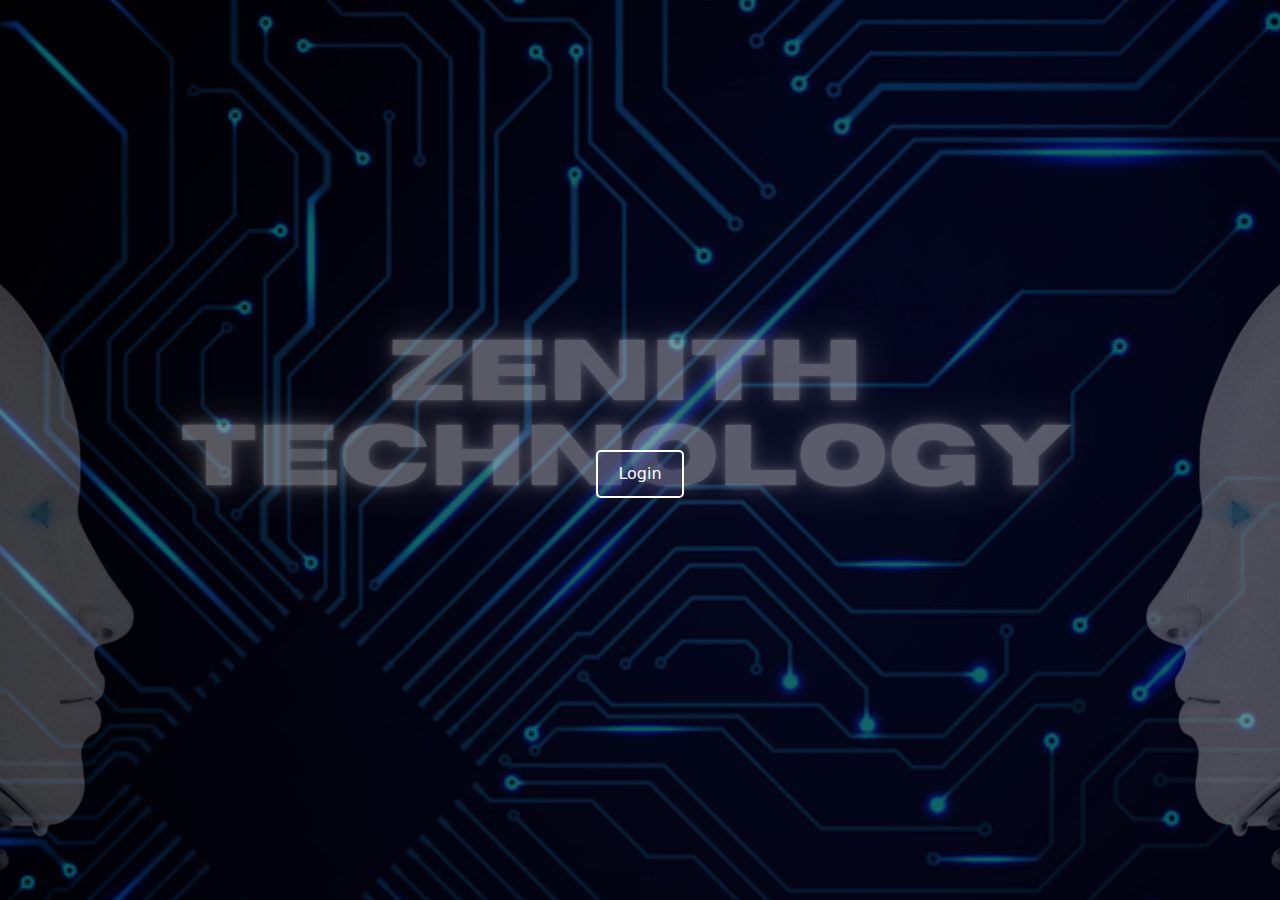
<file: index.html>
<!DOCTYPE html>
<html>
<head>
    
    <link rel="stylesheet" href="index.css">
    <link href="https://cdn.jsdelivr.net/npm/bootstrap@5.3.3/dist/css/bootstrap.min.css" rel="stylesheet" integrity="sha384-QWTKZyjpPEjISv5WaRU9OFeRpok6YctnYmDr5pNlyT2bRjXh0JMhjY6hW+ALEwIH" crossorigin="anonymous">
<script src="https://cdn.jsdelivr.net/npm/bootstrap@5.3.3/dist/js/bootstrap.bundle.min.js" integrity="sha384-YvpcrYf0tY3lHB60NNkmXc5s9fDVZLESaAA55NDzOxhy9GkcIdslK1eN7N6jIeHz" crossorigin="anonymous"></script>
    

</head>
<body>
    <button id="loginButton">Login</button>
    
    
    <script src="index.js"></script>
    
    

</body>
</html>
</file>
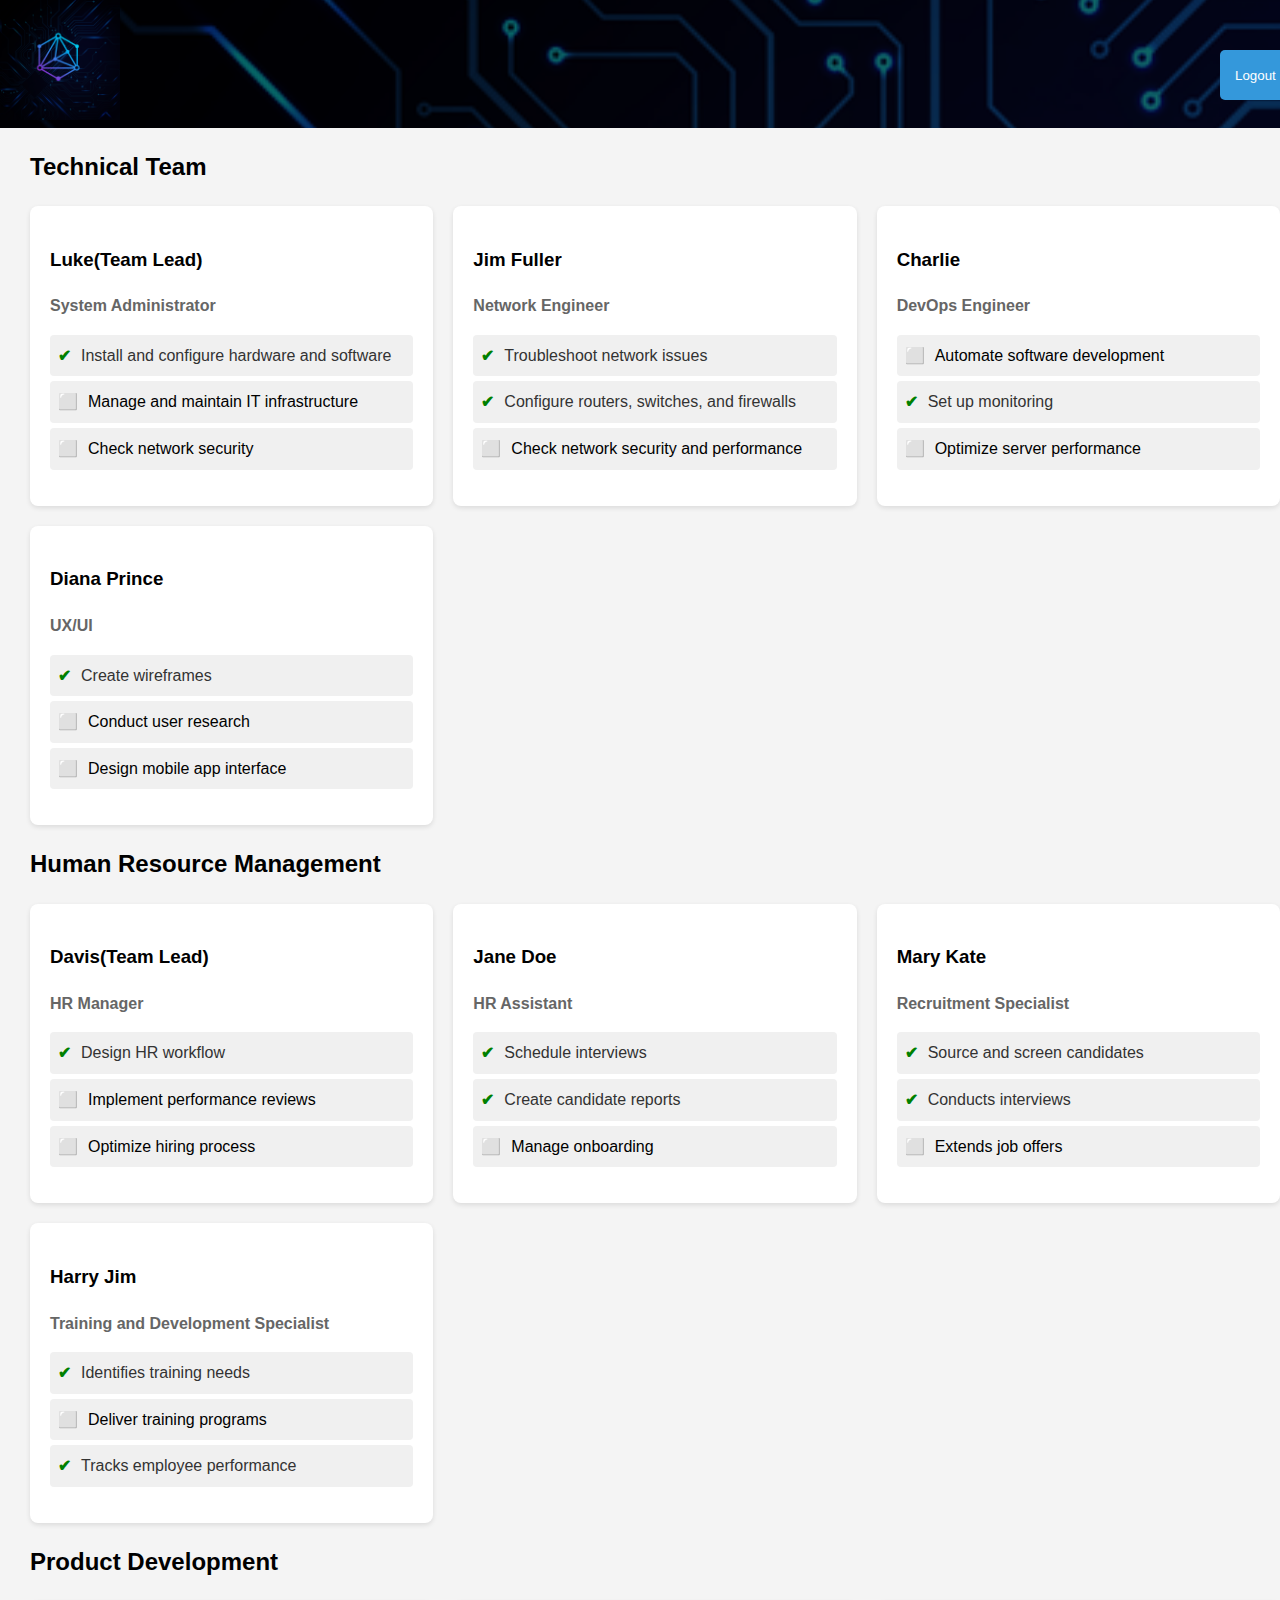
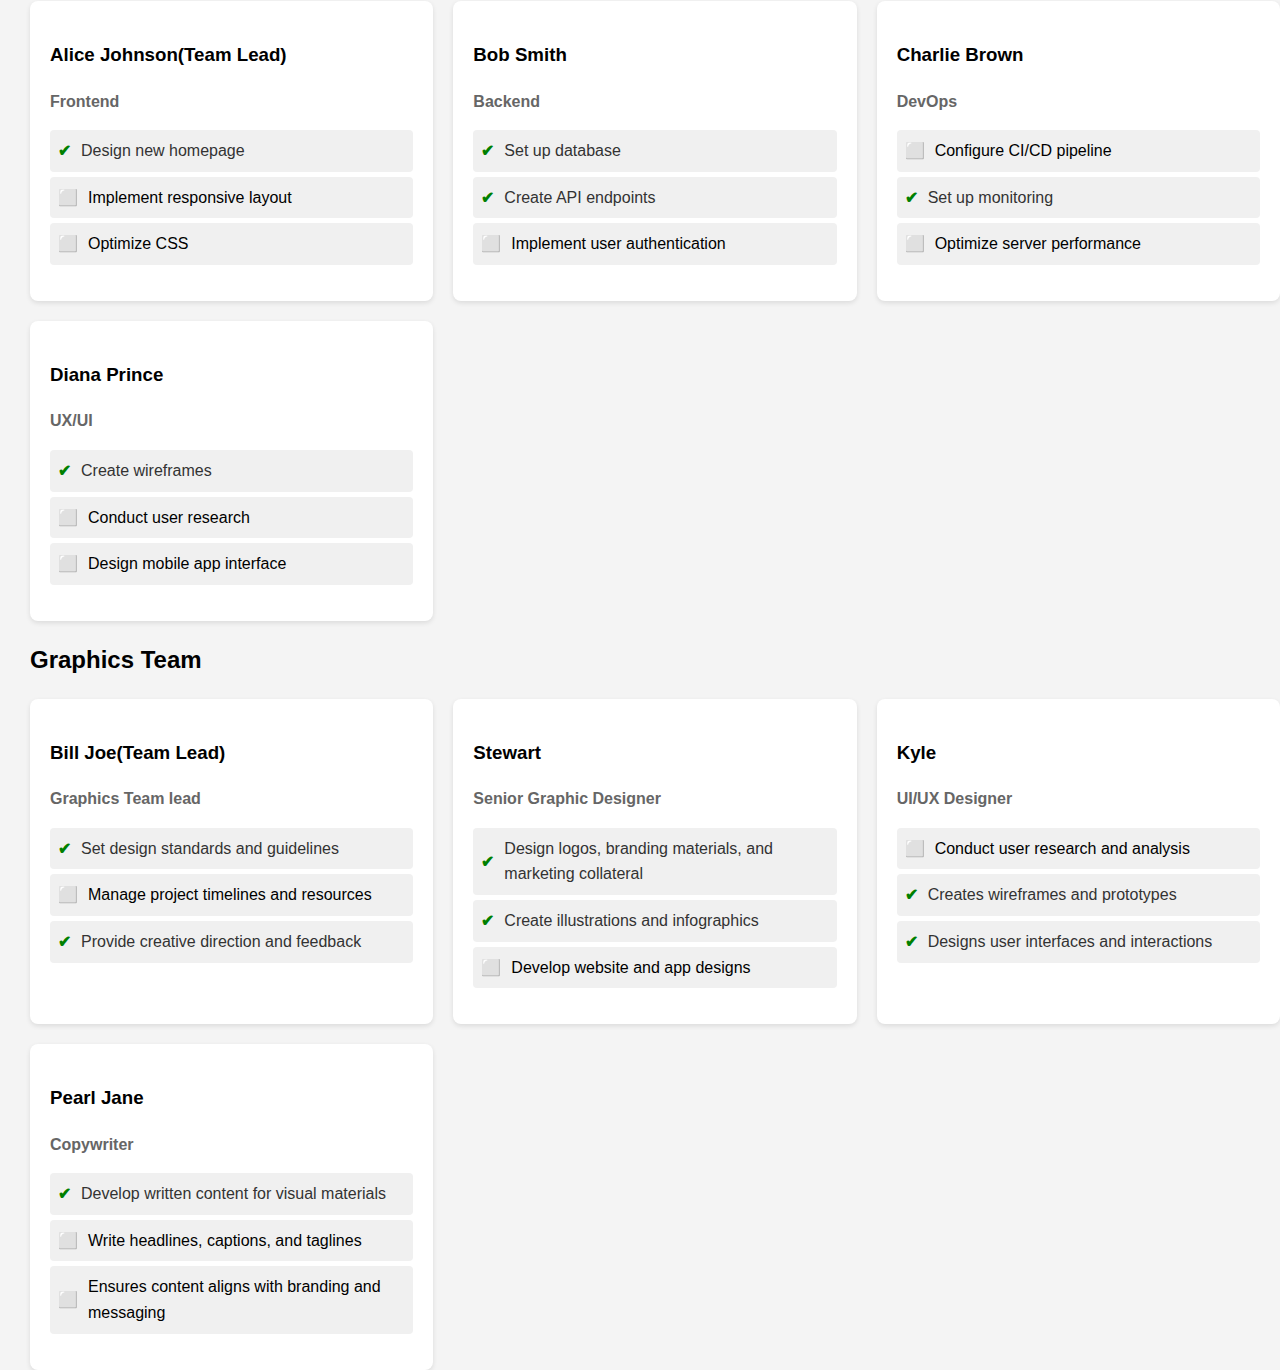
<file: admin.html>
<!DOCTYPE html>
<html lang="en">
<head>
    <meta charset="UTF-8">
    <meta name="viewport" content="width=device-width, initial-scale=1.0">
    <title>Team Members and Tasks Grid</title>
    <style>
        h2{
            font-weight:800;
        }
        body {
            font-family: Arial, sans-serif;
            line-height: 1.6;
            margin: 0;
            background-color: #f4f4f4;
        }
        .teams {
            margin-left: 30px;
        }
        .container {
            background-color: black;
            font-family: serif;
            background-image: url('Future Technology.png');
            display:flex;
            align-content: center;
            
        }
        .nav-item {
            padding: 20px;
            font-size: large;
        }
        .navbar-nav .nav-link {
            color: white;
        }
        .grid-container {
            display: grid;
            grid-template-columns: repeat(auto-fill, minmax(300px, 1fr));
            gap: 20px;
        }
        .team-member {
            background-color: #fff;
            border-radius: 8px;
            box-shadow: 0 2px 5px rgba(0,0,0,0.1);
            padding: 20px;
            transition: transform 0.3s ease;
        }
        .team-member:hover {
            transform: translateY(-5px);
        }
        .team-member h2 {
            margin-top: 0;
            color: #333;
            
        }
        .department {
            font-weight: bold;
            color: #666;
            margin-bottom: 10px;
        }
        .tasks {
            list-style-type: none;
            padding: 0;
        }
        .tasks li {
            background-color: #f0f0f0;
            margin-bottom: 5px;
            padding: 8px;
            border-radius: 4px;
            cursor: pointer;
            display: flex;
            align-items: center;
        }
        .tasks li.completed::before {
            content: '✔ ';
            color: green;
            font-weight: bold;
            margin-right: 10px;
        }
        .tasks li::before {
            content: '⬜ ';
            margin-right: 10px;
        }
        .tasks li.completed {
            text-decoration: none;
            color: #333;
        }
        button {
            background-color: #3498db;
            color: white;
            border: none;
            padding: 10px 15px;
            border-radius: 5px;
            cursor: pointer;
            margin-left: 1100px;
            height: 50px;
            margin-top: 50px;
        }
        button:hover {
            background-color: #2980b9;
        }

    </style>
</head>
<body>
    <nav class="navbar navbar-expand-lg bg-black">
        <div class="container">
          <a class="navbar-brand" href="#">
            <img src="logo.png" alt="Bootstrap" width="120" height="120">
          </a>     
          <button onclick="logout()">Logout</button>

        </div>
      </nav>
      <div class="teams">
        <h2>Technical Team</h2>
        <div id="teamGrid0" class="grid-container"></div>
        <h2>Human Resource Management</h2>
        <div id="teamGrid2" class="grid-container"></div>
        <h2>Product Development</h2>
        <div id="teamGrid1" class="grid-container"></div>

        <h2>Graphics Team</h2>
        <div id="teamGrid3" class="grid-container"></div>
      </div>

    <script>
                const technicalteam = [
            {
                name: "Luke(Team Lead)",
                department: "System Administrator",
                tasks: [
                    { description: "Install and configure hardware and software", completed: true },
                    { description: "Manage and maintain IT infrastructure", completed: false },
                    { description: "Check network security", completed: false }
                ]
            },
            {
                name: "Jim Fuller",
                department: "Network Engineer",
                tasks: [
                    { description: "Troubleshoot network issues", completed: true },
                    { description: "Configure routers, switches, and firewalls", completed: true },
                    { description: "Check network security and performance", completed: false }
                ]
            },
            {
                name: "Charlie",
                department: "DevOps Engineer",
                tasks: [
                    { description: "Automate software development", completed: false },
                    { description: "Set up monitoring", completed: true },
                    { description: "Optimize server performance", completed: false }
                ]
            },
            {
                name: "Diana Prince",
                department: "UX/UI",
                tasks: [
                    { description: "Create wireframes", completed: true },
                    { description: "Conduct user research", completed: false },
                    { description: "Design mobile app interface", completed: false }
                ]
            }
        ];
        const teamMembers = [
            {
                name: "Alice Johnson(Team Lead)",
                department: "Frontend",
                tasks: [
                    { description: "Design new homepage", completed: true },
                    { description: "Implement responsive layout", completed: false },
                    { description: "Optimize CSS", completed: false }
                ]
            },
            {
                name: "Bob Smith",
                department: "Backend",
                tasks: [
                    { description: "Set up database", completed: true },
                    { description: "Create API endpoints", completed: true },
                    { description: "Implement user authentication", completed: false }
                ]
            },
            {
                name: "Charlie Brown",
                department: "DevOps",
                tasks: [
                    { description: "Configure CI/CD pipeline", completed: false },
                    { description: "Set up monitoring", completed: true },
                    { description: "Optimize server performance", completed: false }
                ]
            },
            {
                name: "Diana Prince",
                department: "UX/UI",
                tasks: [
                    { description: "Create wireframes", completed: true },
                    { description: "Conduct user research", completed: false },
                    { description: "Design mobile app interface", completed: false }
                ]
            }
        ];

        const hrteamMembers = [
            {
                name: "Davis(Team Lead)",
                department: "HR Manager",
                tasks: [
                    { description: "Design HR workflow", completed: true },
                    { description: "Implement performance reviews", completed: false },
                    { description: "Optimize hiring process", completed: false }
                ]
            },
            {
                name: "Jane Doe",
                department: "HR Assistant",
                tasks: [
                    { description: "Schedule interviews", completed: true },
                    { description: "Create candidate reports", completed: true },
                    { description: "Manage onboarding", completed: false }
                ]
            },
            {
                name: "Mary Kate",
                department: "Recruitment Specialist",
                tasks: [
                    { description: "Source and screen candidates", completed: true },
                    { description: "Conducts interviews", completed: true },
                    { description: "Extends job offers", completed: false }
                ]
            },
            {
                name: "Harry Jim",
                department: "Training and Development Specialist",
                tasks: [
                    { description: "Identifies training needs", completed: true },
                    { description: "Deliver training programs", completed: false },
                    { description: "Tracks employee performance", completed: true }
                ]
            }
        ];
        

        const graphicsTeam = [
  {
    name: "Bill Joe(Team Lead)",
    department:"Graphics Team lead",
    tasks: [
                    { description: "Set design standards and guidelines", completed: true },
                    { description: "Manage project timelines and resources", completed: false },
                    { description: "Provide creative direction and feedback", completed: true }
                ]
  },
  {
    name:"Stewart",
    department: "Senior Graphic Designer",
    tasks: [
      { description:"Design logos, branding materials, and marketing collateral",completed: true },
      { description:"Create illustrations and infographics",completed: true },
      { description:"Develop website and app designs",completed: false}
    ]
  },
  {
    name:"Kyle",
    department: "UI/UX Designer",
    tasks: [
      { description:"Conduct user research and analysis",completed: false },
      { description:"Creates wireframes and prototypes",completed: true },
      { description:"Designs user interfaces and interactions",completed: true }
    ]
  },
  {
    name:"Pearl Jane",
    department: "Copywriter",
    tasks: [
      { description:"Develop written content for visual materials",completed: true },
      { description:"Write headlines, captions, and taglines",completed: false},
      { description:"Ensures content aligns with branding and messaging",completed: false}
    ]
  }

  
];

        function createMemberCard(member) {
            const card = document.createElement('div');
            card.className = 'team-member';
            
            const name = document.createElement('h3');
            name.textContent = member.name;
            
            const department = document.createElement('p');
            department.className = 'department';
            department.textContent = member.department;
            
            const taskList = document.createElement('ul');
            taskList.className = 'tasks';
            
            member.tasks.forEach((task, index) => {
                const taskItem = document.createElement('li');
                taskItem.textContent = task.description;
                if (task.completed) {
                    taskItem.classList.add('completed');
                }
                taskItem.addEventListener('click', () => {
                    // Toggle the completed state
                    task.completed = !task.completed;
                    taskItem.classList.toggle('completed');
                });
                taskList.appendChild(taskItem);
            });
            
            card.appendChild(name);
            card.appendChild(department);
            card.appendChild(taskList);
            
            return card;
        }

        function renderTeamGrid(gridId, teamData) {
            const grid = document.getElementById(gridId);
            teamData.forEach(member => {
                const card = createMemberCard(member);
                grid.appendChild(card);
            });
        }
        renderTeamGrid('teamGrid0', technicalteam);
        renderTeamGrid('teamGrid2', hrteamMembers);
        renderTeamGrid('teamGrid1', teamMembers);
        
        renderTeamGrid('teamGrid3', graphicsTeam);
        function logout() {

            window.location.href='index.html';

        }

    </script>
</body>
</html>
</file>
<file: index.css>
/* Base styles */
body {
    background-image: url('Future Technology.png');
    background-size: cover;
    background-position: center;
    background-repeat: no-repeat;
    background-attachment: fixed;
    font-family: Arial, sans-serif;
    margin: 0;
    padding: 0;
    min-height: 100vh;
    display: flex;
    flex-direction: column;
    
    align-items: center;
}



#loginButton {
    padding: 10px 20px;
    font-size: 16px;
    cursor: pointer;
    background-color: rgba(36, 36, 95, 0.304);
    color: white;
    border: 2px solid white;
    border-radius: 5px;
    transition: all 0.3s ease;
    margin-top: 450px;
}

#loginButton:hover {
    background-color: rgba(36, 36, 95, 1);
    transform: scale(1.05);
}

/* Media Queries for Responsiveness */
@media screen and (max-width: 768px) {


    #loginButton {
        font-size: 14px;
        padding: 8px 16px;
    }
}

@media screen and (max-width: 480px) {
    body {
        background-size: 200% auto;
    }


    #loginButton {
        width: 100%;
    }
}
</file>
